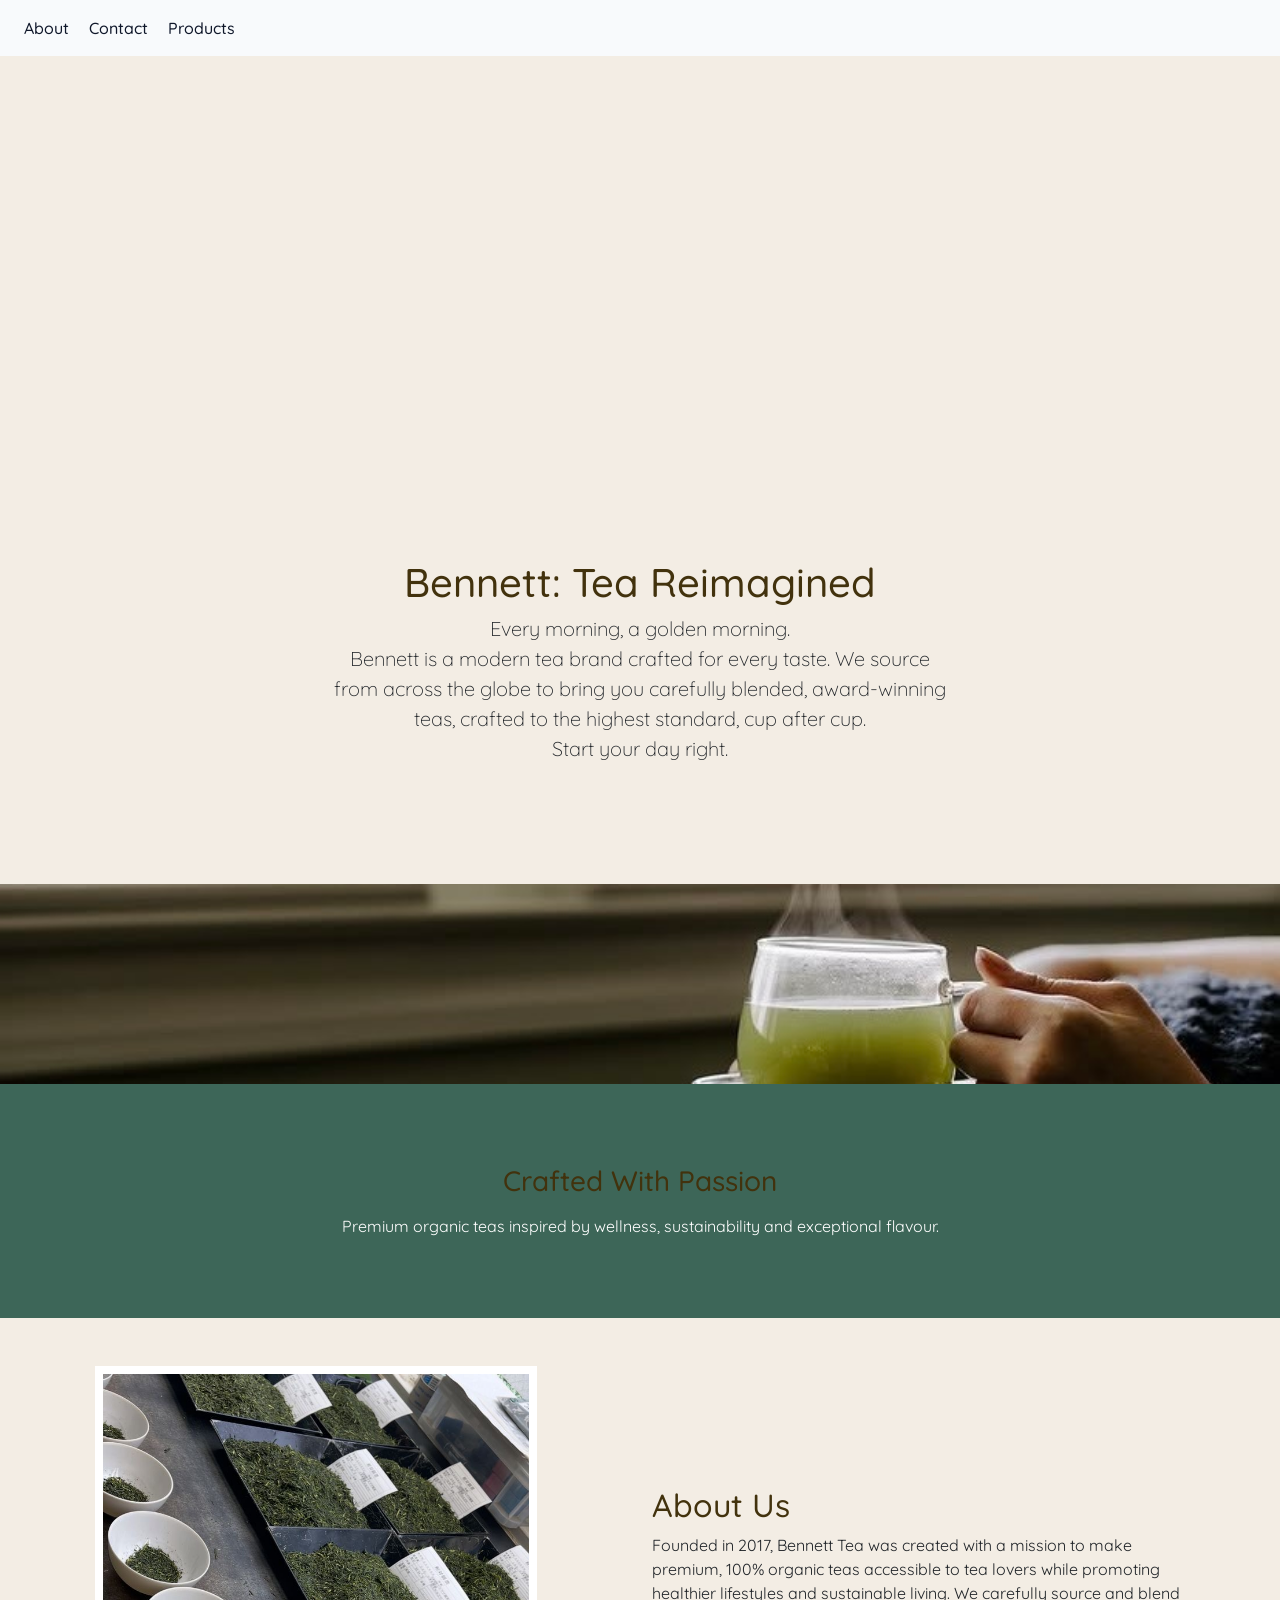
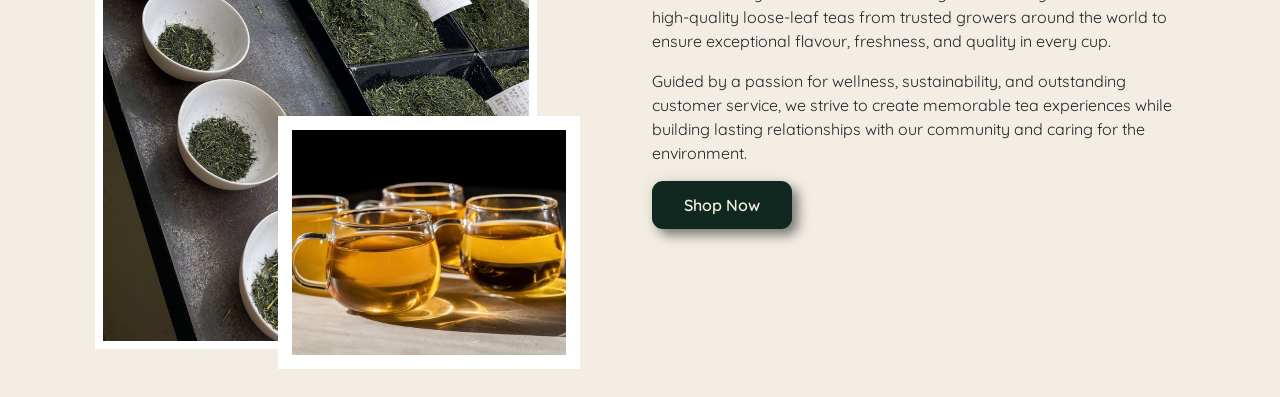
<file: index.html>
<!doctype html>
<html lang="en">
  <head>
    <meta charset="utf-8" />
    <meta name="viewport" content="width=device-width, initial-scale=1" />
    <title>Bennett Tea: Tea Reimagined</title>
    <link
      href="https://cdn.jsdelivr.net/npm/bootstrap@5.3.8/dist/css/bootstrap.min.css"
      rel="stylesheet"
      integrity="sha384-sRIl4kxILFvY47J16cr9ZwB07vP4J8+LH7qKQnuqkuIAvNWLzeN8tE5YBujZqJLB"
      crossorigin="anonymous"
    />
    <link rel="stylesheet" href="style.css" />
    <!-- Google Fonts link -->
    <link rel="preconnect" href="https://fonts.googleapis.com" />
    <link rel="preconnect" href="https://fonts.gstatic.com" crossorigin />
    <link
      href="https://fonts.googleapis.com/css2?family=Quicksand:wght@300..700&display=swap"
      rel="stylesheet"
    />
  </head>
  <body>
    <!-- Navbar -->

    <nav class="ss-nav">
      <a href="#about-us">About</a>
      <a href="Contact Page.html">Contact</a>
      <a href="products.html">Products</a>
    </nav>

    <!-- Hero section -->
    <video class="video" autoplay muted loop playsinline>
      <source src="/videos/videoplayback.mp4" type="video/mp4" />
    </video>

    <div class="px-4 py-5 my-5 text-center">
      <h1>Bennett: Tea Reimagined</h1>
      <div class="col-lg-6 mx-auto">
        <p class="lead mb-4">
          Every morning, a golden morning.<br />
          Bennett is a modern tea brand crafted for every taste. We source from
          across the globe to bring you carefully blended, award-winning teas,
          crafted to the highest standard, cup after cup.<br />
          Start your day right.
        </p>
      </div>
    </div>
    <section class="about-banner">
      <img
        src="images/IMG_0144.jpeg"
        alt="Steaming cup of tea"
        class="img-fluid w-100 about-banner-image"
      />
      <!-- Banner Text -->
      <div class="banner-message">
        <div class="container">
          <h3>Crafted With Passion</h3>

          <p>
            Premium organic teas inspired by wellness, sustainability and
            exceptional flavour.
          </p>
        </div>
      </div>
    </section>

    <!-- About Us -->
    <section id="about-us" class="py-5">
      <div class="container">
        <div class="row align-items-center">
          <!-- About Image -->
          <div class="col-12 col-lg-6 mb-5 mb-lg-0">
            <div class="image-stack">
              <img
                src="images/IMG_0104.JPG"
                alt="Tea laeves being evaluated during a tea tasting session"
                class="main-image img-fluid"
              />

              <img
                src="images/IMG_0141.jpeg"
                alt="Cups of tea"
                class="overlay-image img-fluid"
              />
            </div>
          </div>

          <!-- About Content -->
          <div class="col-12 col-lg-6 text-center text-lg-start">
            <h2>About Us</h2>

            <p>
              Founded in 2017, Bennett Tea was created with a mission to make
              premium, 100% organic teas accessible to tea lovers while
              promoting healthier lifestyles and sustainable living. We
              carefully source and blend high-quality loose-leaf teas from
              trusted growers around the world to ensure exceptional flavour,
              freshness, and quality in every cup.
            </p>

            <p>
              Guided by a passion for wellness, sustainability, and outstanding
              customer service, we strive to create memorable tea experiences
              while building lasting relationships with our community and caring
              for the environment.
            </p>
            <a href="products.html"
              ><button color="primary" type="submit">Shop Now</button></a
            >
          </div>
        </div>
      </div>
    </section>
  </body>
</html>
</file>
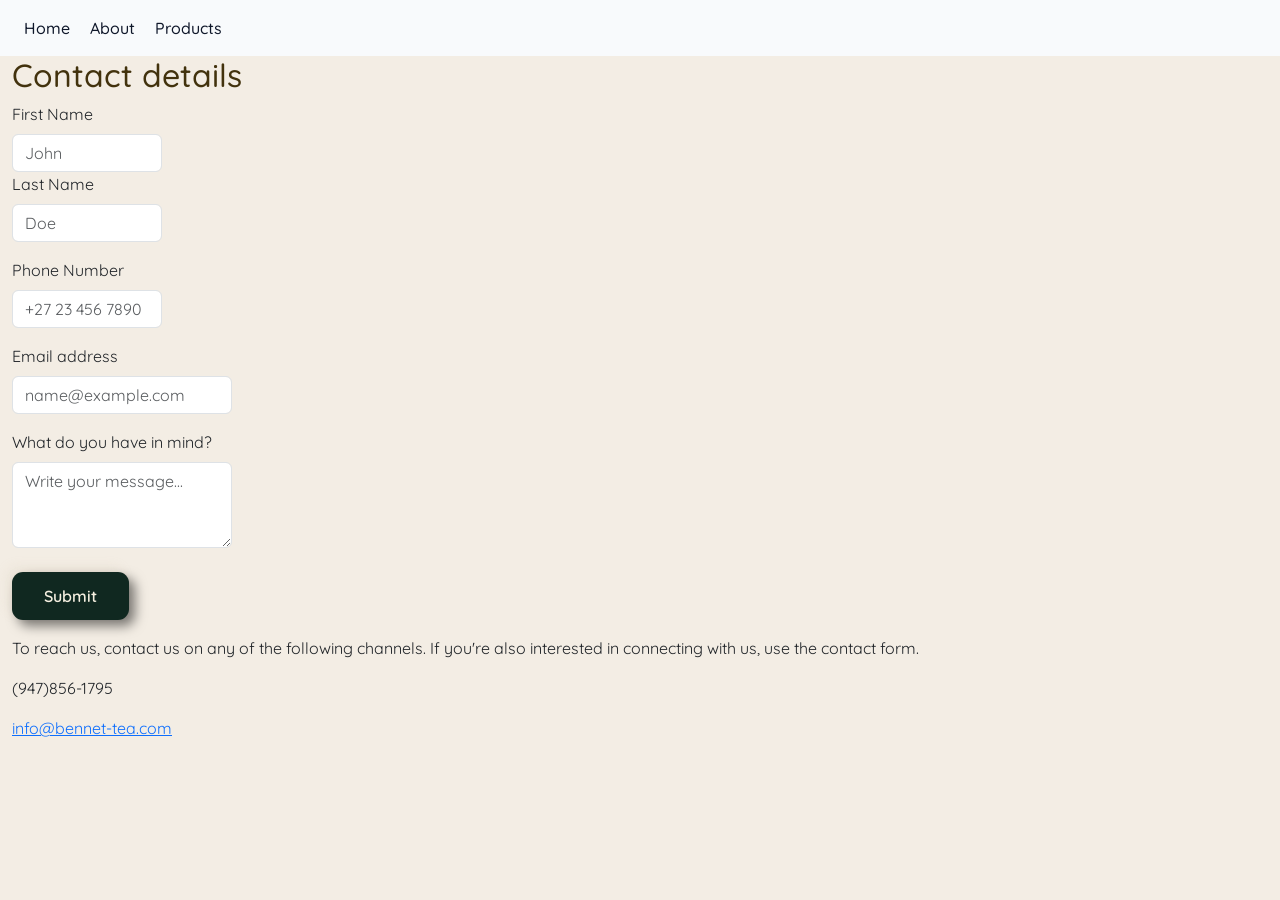
<file: Contact Page.html>
<!doctype html>
<html lang="en">
  <head>
    <meta charset="utf-8" />
    <meta name="viewport" content="width=device-width, initial-scale=1" />
    <title>Bennett Tea: Contact Us</title>

    <!-- Bootstrap link -->
    <link
      href="https://cdn.jsdelivr.net/npm/bootstrap@5.3.8/dist/css/bootstrap.min.css"
      rel="stylesheet"
      integrity="sha384-sRIl4kxILFvY47J16cr9ZwB07vP4J8+LH7qKQnuqkuIAvNWLzeN8tE5YBujZqJLB"
      crossorigin="anonymous"
    />
    <!-- <link href = "sass-js/scss/styles.scss" rel="stylesheet"> -->
    <link rel="stylesheet" href="style.css" />
    <!-- Google Fonts link -->
    <link rel="preconnect" href="https://fonts.googleapis.com" />
    <link rel="preconnect" href="https://fonts.gstatic.com" crossorigin />
    <link
      href="https://fonts.googleapis.com/css2?family=Quicksand:wght@300..700&display=swap"
      rel="stylesheet"
    />
  </head>
  <body>
    <!-- Navbar -->
    <nav class="ss-nav">
      <a href="index.html">Home</a>
      <a href="index.html#about-us">About</a>
      <a href="products.html">Products</a>
    </nav>

    <!-- Contact details section -->
    <div class="container-fluid">
      <div class="row">
        <!-- Left Section -->
        <div class="conctact">
          <h2>Contact details</h2>
        </div>

        <section class="container">
          <div class="row" class="mb-3">
            <div class="col">
              <label for="First Name" class="form-label">First Name</label>
              <input
                type="text"
                style="width: 150px"
                class="form-control"
                id="First Name"
                placeholder="John"
              />
            </div>
            <div class="mb-3">
              <label for="Last Name" class="form-label">Last Name</label>
              <input
                type="text"
                style="width: 150px"
                class="form-control"
                id="Last Name"
                placeholder="Doe"
              />
            </div>
            <div class="mb-3">
              <label for="Phone" class="form-label">Phone Number</label>
              <input
                type="text"
                style="width: 150px"
                class="form-control"
                id="Phone"
                placeholder="+27 23 456 7890"
              />
            </div>
            <div class="mb-3">
              <label for="Email" class="form-label">Email address</label>
              <input
                type="email"
                style="width: 220px"
                class="form-control"
                id="Email"
                placeholder="name@example.com"
              />
            </div>
            <div class="mb-3">
              <label for="Message" class="form-label"
                >What do you have in mind?</label
              >
              <textarea
                style="width: 220px"
                class="form-control"
                id="Message"
                placeholder="Write your message..."
                rows="3"
              ></textarea>
              <br />
              <button color="primary" type="submit">Submit</button>
            </div>

            <p>
              To reach us, contact us on any of the following channels. If
              you're also interested in connecting with us, use the contact
              form.
            </p>
            <br />
            <p>(947)856-1795</p>
            <br />
            <i class="bi bi-envelope-fill"></i>
            <a href="mailto:info@bennet-tea.com">info@bennet-tea.com</a> <br />
          </div>
        </section>
      </div>
    </div>
  </body>
</html>
</file>
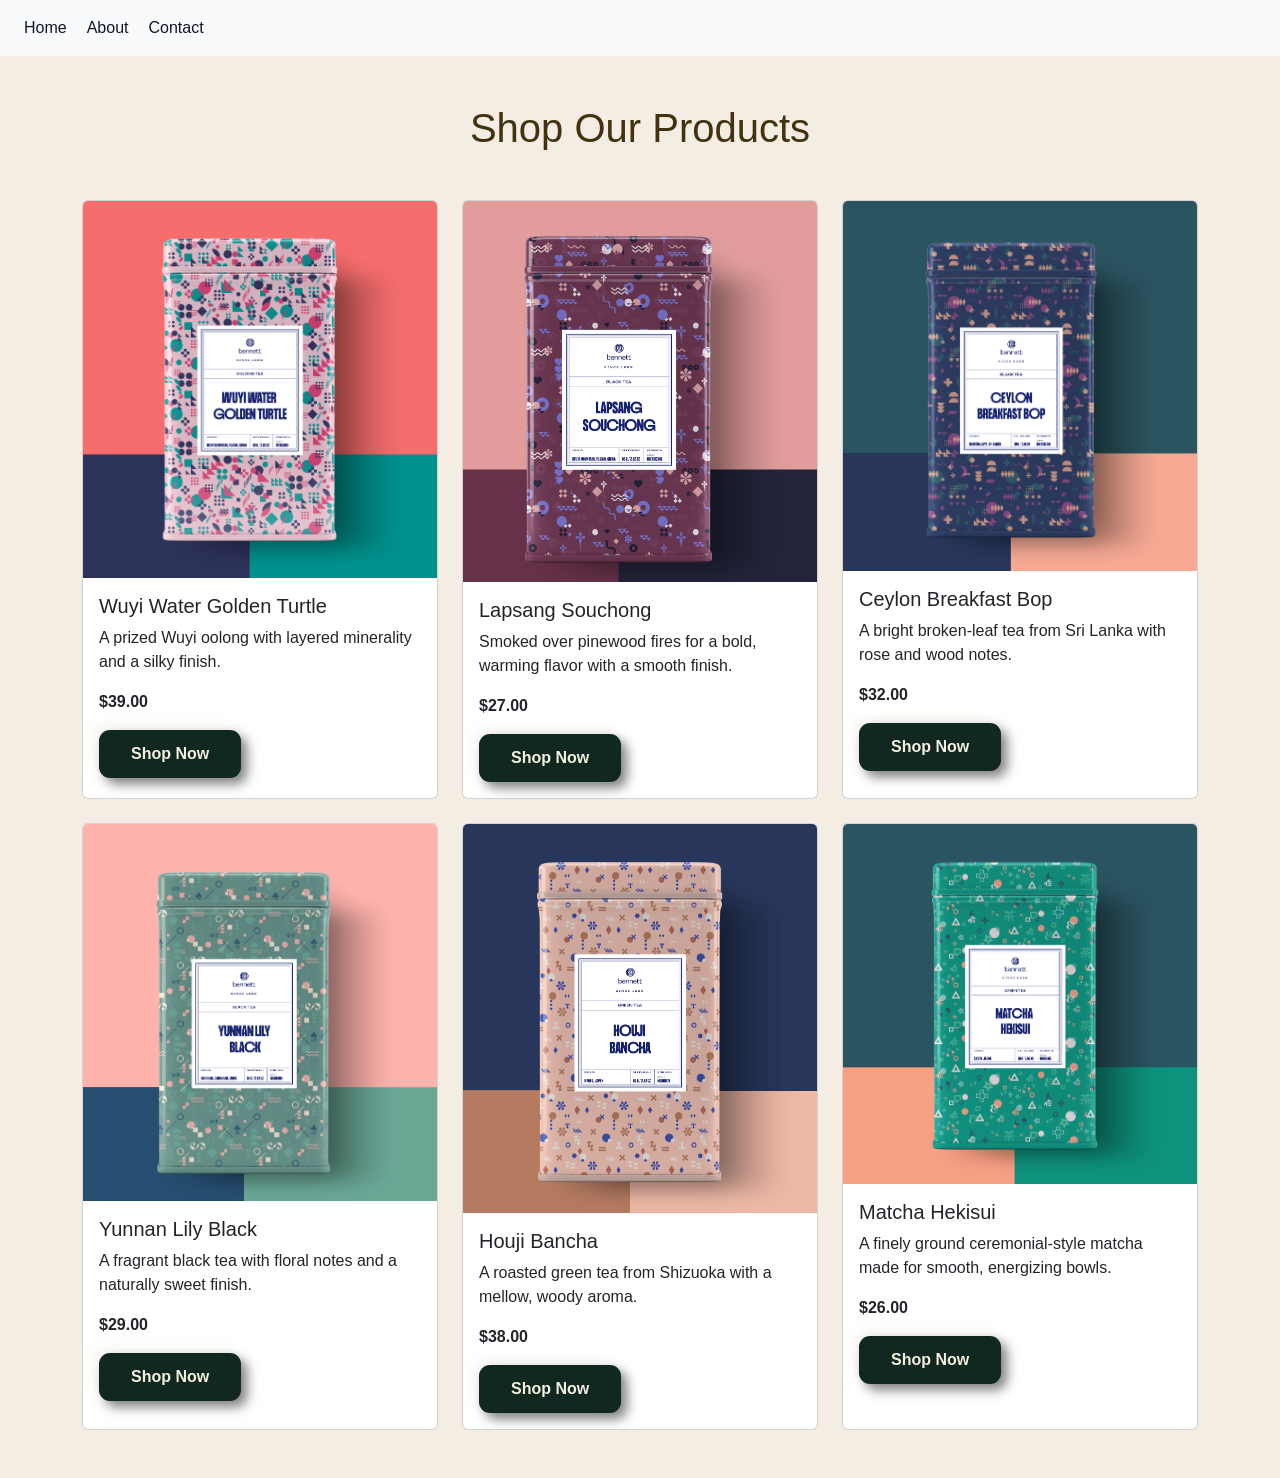
<file: products.html>
<!doctype html>
<html lang="en">
  <head>
    <meta charset="utf-8" />
    <meta name="viewport" content="width=device-width, initial-scale=1" />
    <title>Bennett Tea: Products</title>
    <link
      href="https://cdn.jsdelivr.net/npm/bootstrap@5.3.8/dist/css/bootstrap.min.css"
      rel="stylesheet"
      integrity="sha384-sRIl4kxILFvY47J16cr9ZwB07vP4J8+LH7qKQnuqkuIAvNWLzeN8tE5YBujZqJLB"
      crossorigin="anonymous"
    />
    <link
      rel="stylesheet"
      href="https://fonts.googleapis.com/css2?family=galindo"
    />
    <link rel="stylesheet" href="style.css" />
  </head>
  <body>
    <nav class="ss-nav">
      <a href="index.html">Home</a>
      <a href="index.html#about-us">About</a>
      <a href="Contact Page.html">Contact</a>
    </nav>

    <main class="container py-5">
      <section class="text-center mb-5">
        <h1 class="mb-3">Shop Our Products</h1>
      </section>

      <div class="row row-cols-1 row-cols-md-2 row-cols-lg-3 g-4">
        <article class="col">
          <div class="card h-100">
            <img
              src="Bennett tea images/Muyi golden water.png"
              alt="Wuyi golden water tea"
              class="card-img-top"
            />
            <div class="card-body">
              <h5 class="card-title">Wuyi Water Golden Turtle</h5>
              <p class="card-text">
                A prized Wuyi oolong with layered minerality and a silky finish.
              </p>
              <p class="fw-bold">$39.00</p>
              <button color="primary" type="submit">Shop Now</button>
            </div>
          </div>
        </article>

        <article class="col">
          <div class="card h-100">
            <img
              src="Bennett tea images/lapsang.png"
              alt="Lapsang Souchong tea"
              class="card-img-top"
            />
            <div class="card-body">
              <h5 class="card-title">Lapsang Souchong</h5>
              <p class="card-text">
                Smoked over pinewood fires for a bold, warming flavor with a
                smooth finish.
              </p>
              <p class="fw-bold">$27.00</p>
              <button color="primary" type="submit">Shop Now</button>
            </div>
          </div>
        </article>

        <article class="col">
          <div class="card h-100">
            <img
              src="Bennett tea images/ceylon.png"
              alt="Ceylon tea leaves"
              class="card-img-top"
            />
            <div class="card-body">
              <h5 class="card-title">Ceylon Breakfast Bop</h5>
              <p class="card-text">
                A bright broken-leaf tea from Sri Lanka with rose and wood
                notes.
              </p>
              <p class="fw-bold">$32.00</p>
              <button color="primary" type="submit">Shop Now</button>
            </div>
          </div>
        </article>

        <article class="col">
          <div class="card h-100">
            <img
              src="Bennett tea images/yunnan lily.png"
              alt="Yunnan lily black tea"
              class="card-img-top"
            />
            <div class="card-body">
              <h5 class="card-title">Yunnan Lily Black</h5>
              <p class="card-text">
                A fragrant black tea with floral notes and a naturally sweet
                finish.
              </p>
              <p class="fw-bold">$29.00</p>
              <button color="primary" type="submit">Shop Now</button>
            </div>
          </div>
        </article>

        <article class="col">
          <div class="card h-100">
            <img
              src="Bennett tea images/houji.png"
              alt="Houji Bancha tea"
              class="card-img-top"
            />
            <div class="card-body">
              <h5 class="card-title">Houji Bancha</h5>
              <p class="card-text">
                A roasted green tea from Shizuoka with a mellow, woody aroma.
              </p>
              <p class="fw-bold">$38.00</p>
              <button color="primary" type="submit">Shop Now</button>
            </div>
          </div>
        </article>

        <article class="col">
          <div class="card h-100">
            <img
              src="Bennett tea images/matcha.png"
              alt="Matcha tea powder"
              class="card-img-top"
            />
            <div class="card-body">
              <h5 class="card-title">Matcha Hekisui</h5>
              <p class="card-text">
                A finely ground ceremonial-style matcha made for smooth,
                energizing bowls.
              </p>
              <p class="fw-bold">$26.00</p>
              <button color="primary" type="submit">Shop Now</button>
            </div>
          </div>
        </article>
      </div>
    </main>

    <script
      src="https://cdn.jsdelivr.net/npm/bootstrap@5.3.8/dist/js/bootstrap.bundle.min.js"
      integrity="sha384-FKyoEForCGlyvwx9Hj09JcYn3nv7wiPVlz7YYwJrWVcXK/BmnVDxM+D2scQbITxI"
      crossorigin="anonymous"
    ></script>
  </body>
</html>
</file>
<file: style.css>
.ss-nav a {
  text-decoration: none;
  color: #0f172a;
  font-weight: 500;
}
.ss-nav {
  display: flex;
  gap: 20px;
  padding: 16px 24px;
  background: #f8fafc;
}

html {
  scroll-behavior: smooth;
}

body {
  background-color: #e5d7c471;
  font-family: "Quicksand", sans-serif;
}
h1,
h2,
h3,
h4,
h5,
h6 {
  color: #42320d;
}
/* ul {                     (Old Navbar css)
  list-style-type: none;
  margin: 0;
  padding: 0;
  overflow: hidden;
  border-radius: 5px;
}

ul li {
  float: right;
  padding: 10px;
}

a {
  text-decoration: none;
  color: #4d2d18; 
}*/

video {
  width: 100%;
  max-height: 400px;
  object-fit: cover;
}
.about-banner-image {
  width: 100%;
  height: 200px;
  object-fit: cover;
  display: block;
}

.banner-message {
  background-color: #3d6658;
  color: #ffffff;
  text-align: center;
  padding: 5rem 1.5rem;
}

.banner-message h3 {
  margin-bottom: 1rem;
}

.banner-message p {
  max-width: 700px;
  margin: 0 auto;
}
/* Desktop styles */
/* Image Stack */
.image-stack {
  position: relative;
  max-width: 520px;
  margin: 0 auto;
}

.main-image {
  width: 85%;
  display: block;
  border-radius: 0px;
  border: 8px solid #fff;
  box-shadow: none;
}

.overlay-image {
  position: absolute;

  width: 58%;

  right: 35px;

  bottom: -20px;

  border-radius: 0px;

  border: 14px solid #fff;

  box-shadow: none;
}

/* Space below the images */
#about-us {
  padding-bottom: 120px;
}

/* Mobile styles */
@media (max-width: 991px) {
  .image-stack {
    max-width: 420px;
  }

  .main-image {
    width: 100%;
  }

  .overlay-image {
    width: 65%;

    right: 15px;

    bottom: -35px;
  }

  #about-us {
    padding-bottom: 70px;
  }
}
button {
  padding: 0.75rem 2rem;
  border-radius: 11px;
  border: none;
  background: #102820;
  color: #f5efe0;
  font-weight: 600;
  box-shadow:
    6px 6px 12px rgba(0, 0, 0, 0.5),
    -6px -6px 12px rgba(202, 186, 156, 0.12);
  cursor: pointer;
  transition:
    box-shadow 200ms ease,
    transform 150ms ease,
    background 200ms ease;
}

button:hover {
  background: #163a2c; /* slightly lighter green */
  box-shadow:
    8px 8px 18px rgba(0, 0, 0, 0.55),
    -8px -8px 18px rgba(202, 186, 156, 0.2);
}

button:active {
  transform: translateY(1px);
  box-shadow:
    inset 4px 4px 8px rgba(0, 0, 0, 0.5),
    inset -4px -4px 8px rgba(202, 186, 156, 0.15);
}

button:focus-visible {
  outline: 2px solid #caba9c;
  outline-offset: 4px;
}
</file>
